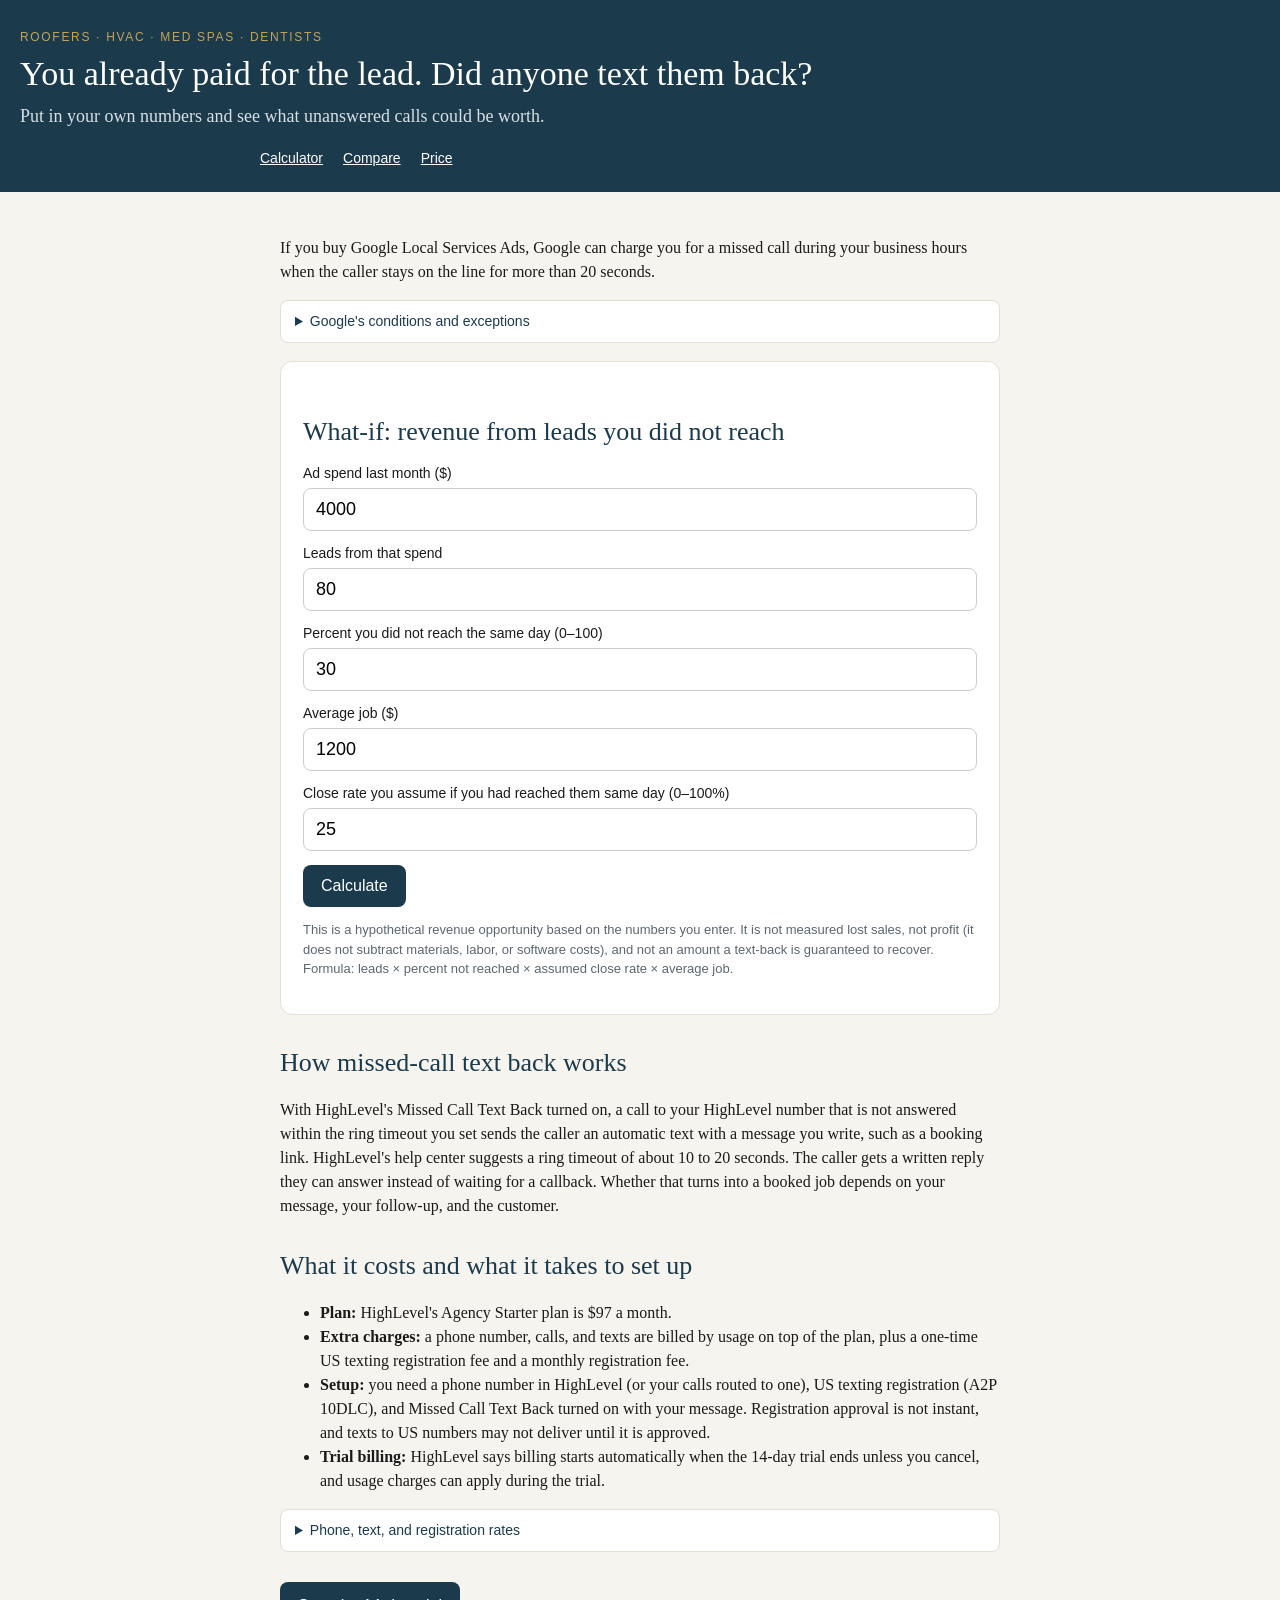
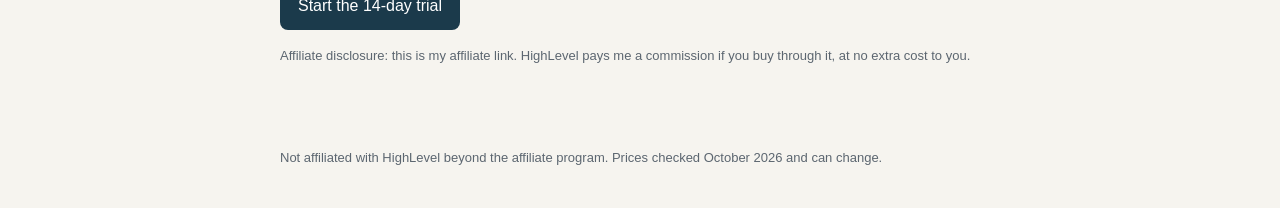
<file: index.html>
<!DOCTYPE html>
<html lang="en">
<head>
  <meta charset="UTF-8" />
  <meta name="viewport" content="width=device-width, initial-scale=1" />
  <title>Missed-call cost calculator for contractors</title>
  <link rel="stylesheet" href="style.css" />
</head>
<body>
  <header>
    <p class="kicker">ROOFERS · HVAC · MED SPAS · DENTISTS</p>
    <h1>You already paid for the lead. Did anyone text them back?</h1>
    <p class="sub">Put in your own numbers and see what unanswered calls could be worth.</p>
    <nav>
      <a href="index.html">Calculator</a>
      <a href="compare.html">Compare</a>
      <a href="pricing.html">Price</a>
    </nav>
  </header>
  <main>
    <p>If you buy Google Local Services Ads, Google can charge you for a missed call during your business hours when the caller stays on the line for more than 20 seconds.</p>
    <details>
      <summary>Google's conditions and exceptions</summary>
      <p>Business hours are the hours in your Google Business Profile, and the call must also fall within your ad schedule if you set one. If your phone menu asks callers to press a key, the 20 seconds start after the key press, and callers who hang up without pressing a key are not charged. Calls that reach voicemail or an automated greeting during business hours are treated as connected and are charged after 20 seconds, whether or not the caller leaves a message. Follow-up calls with the same customer within 15 days are not charged again. Source: <a href="https://support.google.com/localservices/answer/7195435">Google Local Services Help, "How leads work"</a>.</p>
    </details>
    <div class="card">
      <h2>What-if: revenue from leads you did not reach</h2>
      <label for="spend">Ad spend last month ($)</label>
      <input id="spend" type="number" min="0" step="any" value="4000" />
      <label for="leads">Leads from that spend</label>
      <input id="leads" type="number" min="0" step="any" value="80" />
      <label for="miss">Percent you did not reach the same day (0–100)</label>
      <input id="miss" type="number" min="0" max="100" step="any" value="30" />
      <label for="job">Average job ($)</label>
      <input id="job" type="number" min="0" step="any" value="1200" />
      <label for="close">Close rate you assume if you had reached them same day (0–100%)</label>
      <input id="close" type="number" min="0" max="100" step="any" value="25" />
      <button type="button" onclick="calc()">Calculate</button>
      <div class="result" id="out"></div>
      <p class="note">This is a hypothetical revenue opportunity based on the numbers you enter. It is not measured lost sales, not profit (it does not subtract materials, labor, or software costs), and not an amount a text-back is guaranteed to recover. Formula: leads × percent not reached × assumed close rate × average job.</p>
    </div>
    <h2>How missed-call text back works</h2>
    <p>With HighLevel's Missed Call Text Back turned on, a call to your HighLevel number that is not answered within the ring timeout you set sends the caller an automatic text with a message you write, such as a booking link. HighLevel's help center suggests a ring timeout of about 10 to 20 seconds. The caller gets a written reply they can answer instead of waiting for a callback. Whether that turns into a booked job depends on your message, your follow-up, and the customer.</p>
    <h2>What it costs and what it takes to set up</h2>
    <ul>
      <li><strong>Plan:</strong> HighLevel's Agency Starter plan is $97 a month.</li>
      <li><strong>Extra charges:</strong> a phone number, calls, and texts are billed by usage on top of the plan, plus a one-time US texting registration fee and a monthly registration fee.</li>
      <li><strong>Setup:</strong> you need a phone number in HighLevel (or your calls routed to one), US texting registration (A2P 10DLC), and Missed Call Text Back turned on with your message. Registration approval is not instant, and texts to US numbers may not deliver until it is approved.</li>
      <li><strong>Trial billing:</strong> HighLevel says billing starts automatically when the 14-day trial ends unless you cancel, and usage charges can apply during the trial.</li>
    </ul>
    <details>
      <summary>Phone, text, and registration rates</summary>
      <ul>
        <li>US local number: $1.15 a month.</li>
        <li>US texts: $0.00747 per segment, sent or received, plus carrier fees.</li>
        <li>Calls: $0.0166 per minute outbound, $0.01165 per minute inbound.</li>
        <li>A2P 10DLC registration: $22.50 one-time for sole proprietor and low-volume standard brands, plus a monthly campaign fee of $1.50 to $10 depending on the campaign type.</li>
      </ul>
      <p>Rates as listed by HighLevel in September 2026 and subject to change. Sources: <a href="https://help.gohighlevel.com/en/support/solutions/articles/48001223556">HighLevel, "LC Phone Pricing &amp; Billing Guide"</a>; <a href="https://help.gohighlevel.com/support/solutions/articles/155000005200-a2p-10dlc-messaging-fees-registration-monthly-and-carrier-costs">HighLevel, "A2P 10DLC Messaging Fees"</a>.</p>
    </details>
    <p><a class="cta" href="https://www.gohighlevel.com/pricing?fp_ref=jeremy-ae86db">Start the 14-day trial</a></p>
    <p class="note">Affiliate disclosure: this is my affiliate link. HighLevel pays me a commission if you buy through it, at no extra cost to you.</p>
  </main>
  <footer>Not affiliated with HighLevel beyond the affiliate program. Prices checked October 2026 and can change.</footer>
  <script>
    function readNonNegative(id) {
      const raw = String(document.getElementById(id).value).trim();
      const v = Number(raw);
      return raw !== '' && Number.isFinite(v) && v >= 0 ? v : null;
    }
    function calc() {
      const el = document.getElementById('out');
      const spend = readNonNegative('spend');
      const leads = readNonNegative('leads');
      const missRaw = readNonNegative('miss');
      const job = readNonNegative('job');
      const closeRaw = readNonNegative('close');
      el.style.display = 'block';
      if ([spend, leads, missRaw, job, closeRaw].some(v => v === null)) {
        el.textContent = 'Enter a number of 0 or more in every field.';
        return;
      }
      const miss = Math.min(missRaw, 100) / 100;
      const close = Math.min(closeRaw, 100) / 100;
      const jobs = leads * miss * close;
      const revenue = jobs * job;
      el.innerHTML = 'Hypothetical revenue opportunity: about <strong>$' + Math.round(revenue).toLocaleString() + '</strong>, or ' + jobs.toFixed(1) + ' jobs, if your assumptions hold. This is not measured lost sales and not profit. Ad spend entered: $' + Math.round(spend).toLocaleString() + '.';
    }
  </script>
</body>
</html>
</file>
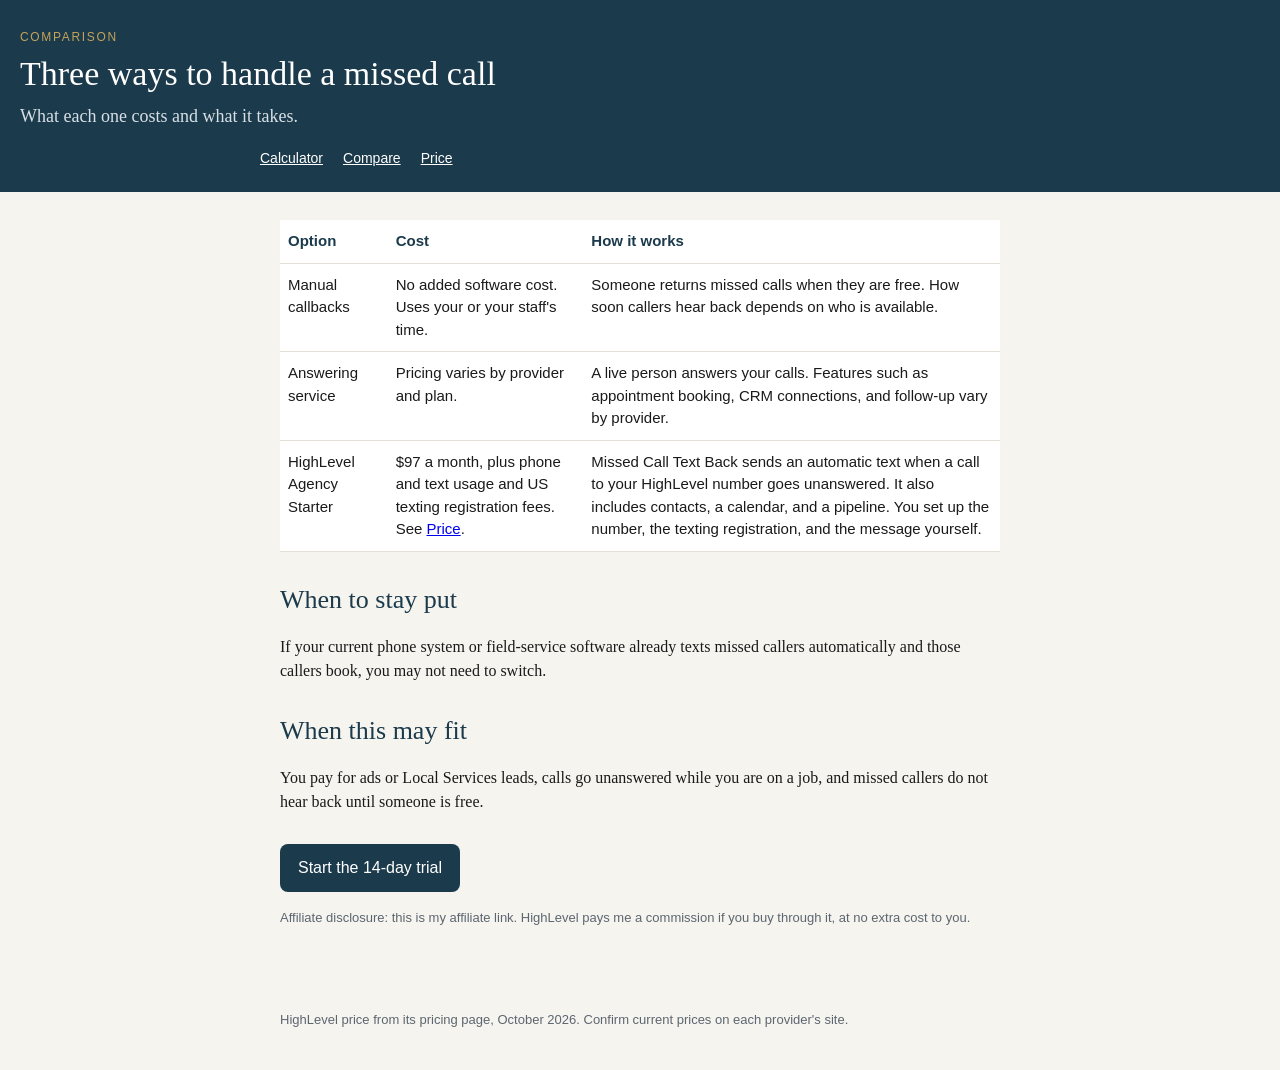
<file: compare.html>
<!DOCTYPE html>
<html lang="en">
<head>
  <meta charset="UTF-8" />
  <meta name="viewport" content="width=device-width, initial-scale=1" />
  <title>Manual callbacks vs an answering service vs HighLevel</title>
  <link rel="stylesheet" href="style.css" />
</head>
<body>
  <header>
    <p class="kicker">COMPARISON</p>
    <h1>Three ways to handle a missed call</h1>
    <p class="sub">What each one costs and what it takes.</p>
    <nav>
      <a href="index.html">Calculator</a>
      <a href="compare.html">Compare</a>
      <a href="pricing.html">Price</a>
    </nav>
  </header>
  <main>
    <table>
      <tr><th>Option</th><th>Cost</th><th>How it works</th></tr>
      <tr><td>Manual callbacks</td><td>No added software cost. Uses your or your staff's time.</td><td>Someone returns missed calls when they are free. How soon callers hear back depends on who is available.</td></tr>
      <tr><td>Answering service</td><td>Pricing varies by provider and plan.</td><td>A live person answers your calls. Features such as appointment booking, CRM connections, and follow-up vary by provider.</td></tr>
      <tr><td>HighLevel Agency Starter</td><td>$97 a month, plus phone and text usage and US texting registration fees. See <a href="pricing.html">Price</a>.</td><td>Missed Call Text Back sends an automatic text when a call to your HighLevel number goes unanswered. It also includes contacts, a calendar, and a pipeline. You set up the number, the texting registration, and the message yourself.</td></tr>
    </table>
    <h2>When to stay put</h2>
    <p>If your current phone system or field-service software already texts missed callers automatically and those callers book, you may not need to switch.</p>
    <h2>When this may fit</h2>
    <p>You pay for ads or Local Services leads, calls go unanswered while you are on a job, and missed callers do not hear back until someone is free.</p>
    <p><a class="cta" href="https://www.gohighlevel.com/pricing?fp_ref=jeremy-ae86db">Start the 14-day trial</a></p>
    <p class="note">Affiliate disclosure: this is my affiliate link. HighLevel pays me a commission if you buy through it, at no extra cost to you.</p>
  </main>
  <footer>HighLevel price from its pricing page, October 2026. Confirm current prices on each provider's site.</footer>
</body>
</html>
</file>
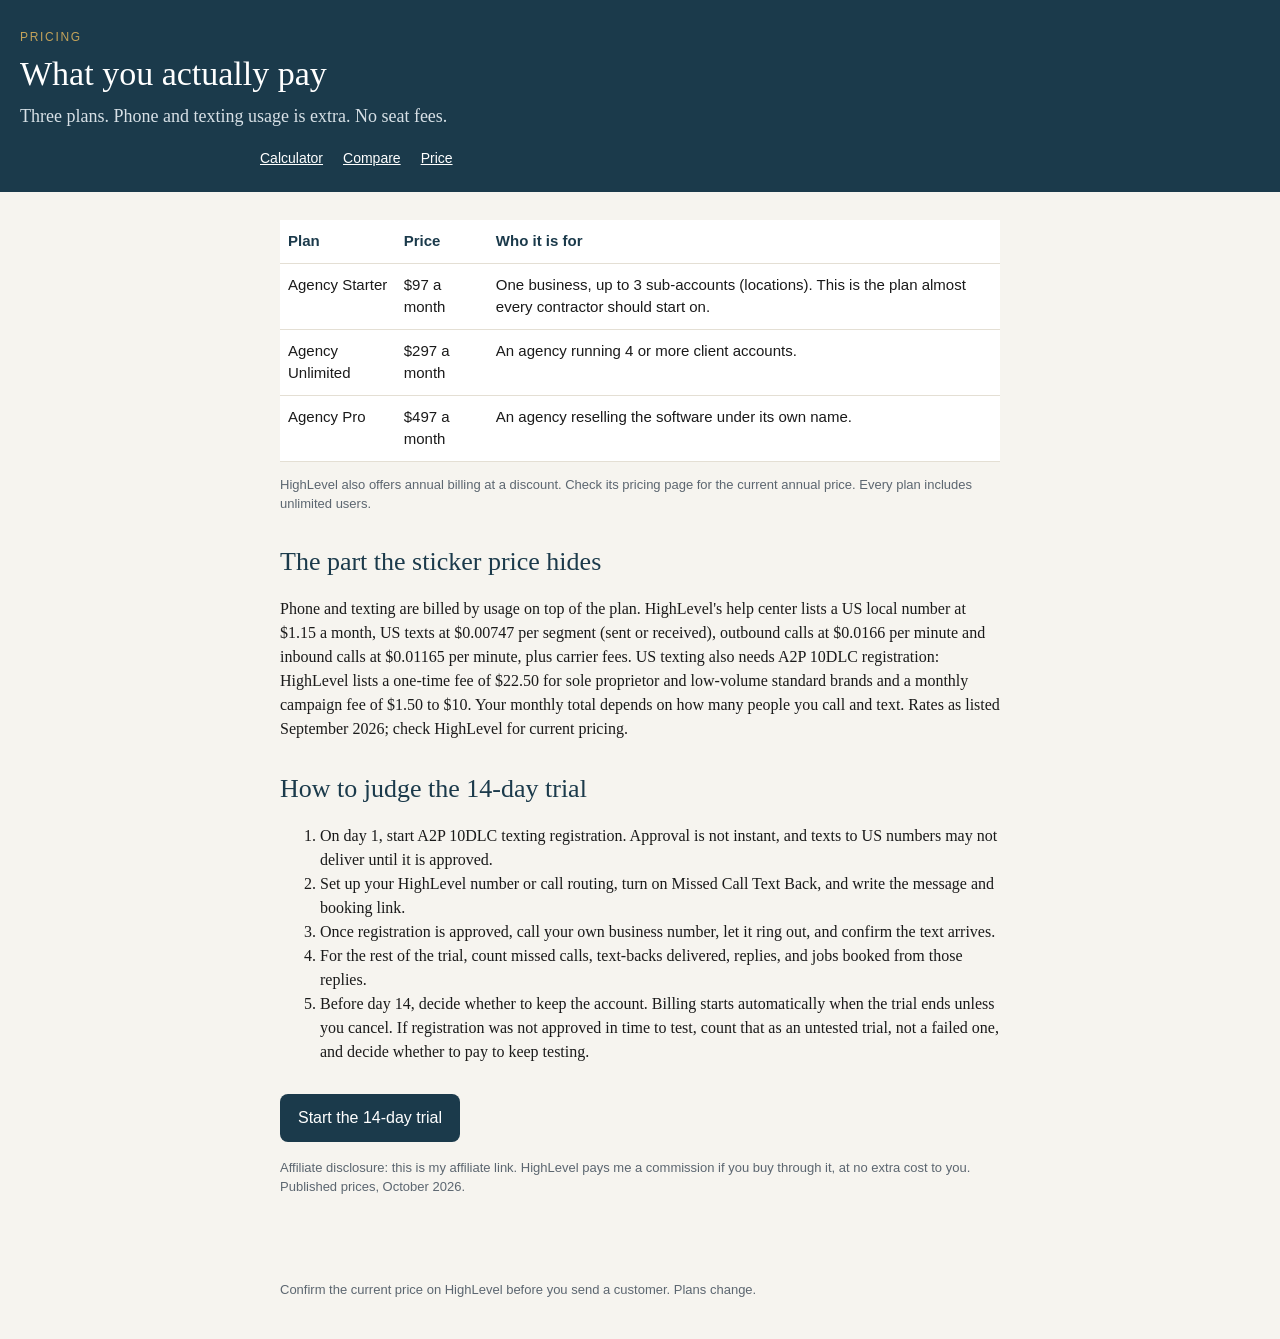
<file: pricing.html>
<!DOCTYPE html>
<html lang="en">
<head>
  <meta charset="UTF-8" />
  <meta name="viewport" content="width=device-width, initial-scale=1" />
  <title>HighLevel pricing in plain English</title>
  <link rel="stylesheet" href="style.css" />
</head>
<body>
  <header>
    <p class="kicker">PRICING</p>
    <h1>What you actually pay</h1>
    <p class="sub">Three plans. Phone and texting usage is extra. No seat fees.</p>
    <nav>
      <a href="index.html">Calculator</a>
      <a href="compare.html">Compare</a>
      <a href="pricing.html">Price</a>
    </nav>
  </header>
  <main>
    <table>
      <tr><th>Plan</th><th>Price</th><th>Who it is for</th></tr>
      <tr><td>Agency Starter</td><td>$97 a month</td><td>One business, up to 3 sub-accounts (locations). This is the plan almost every contractor should start on.</td></tr>
      <tr><td>Agency Unlimited</td><td>$297 a month</td><td>An agency running 4 or more client accounts.</td></tr>
      <tr><td>Agency Pro</td><td>$497 a month</td><td>An agency reselling the software under its own name.</td></tr>
    </table>
    <p class="note">HighLevel also offers annual billing at a discount. Check its pricing page for the current annual price. Every plan includes unlimited users.</p>
    <h2>The part the sticker price hides</h2>
    <p>Phone and texting are billed by usage on top of the plan. HighLevel's help center lists a US local number at $1.15 a month, US texts at $0.00747 per segment (sent or received), outbound calls at $0.0166 per minute and inbound calls at $0.01165 per minute, plus carrier fees. US texting also needs A2P 10DLC registration: HighLevel lists a one-time fee of $22.50 for sole proprietor and low-volume standard brands and a monthly campaign fee of $1.50 to $10. Your monthly total depends on how many people you call and text. Rates as listed September 2026; check HighLevel for current pricing.</p>
    <h2>How to judge the 14-day trial</h2>
    <ol>
      <li>On day 1, start A2P 10DLC texting registration. Approval is not instant, and texts to US numbers may not deliver until it is approved.</li>
      <li>Set up your HighLevel number or call routing, turn on Missed Call Text Back, and write the message and booking link.</li>
      <li>Once registration is approved, call your own business number, let it ring out, and confirm the text arrives.</li>
      <li>For the rest of the trial, count missed calls, text-backs delivered, replies, and jobs booked from those replies.</li>
      <li>Before day 14, decide whether to keep the account. Billing starts automatically when the trial ends unless you cancel. If registration was not approved in time to test, count that as an untested trial, not a failed one, and decide whether to pay to keep testing.</li>
    </ol>
    <p><a class="cta" href="https://www.gohighlevel.com/pricing?fp_ref=jeremy-ae86db">Start the 14-day trial</a></p>
    <p class="note">Affiliate disclosure: this is my affiliate link. HighLevel pays me a commission if you buy through it, at no extra cost to you. Published prices, October 2026.</p>
  </main>
  <footer>Confirm the current price on HighLevel before you send a customer. Plans change.</footer>
</body>
</html>
</file>
<file: style.css>
:root { --ink:#1a1a1a; --navy:#1b3a4b; --gold:#c4a35a; --bg:#f6f4ef; --card:#fff; --line:#e4dfd4; --muted:#5c6670; }
* { box-sizing: border-box; }
body { margin:0; font-family: Georgia, "Times New Roman", serif; color:var(--ink); background:var(--bg); line-height:1.5; }
header { background:var(--navy); color:#fff; padding:28px 20px 22px; }
header p, main, footer, nav { max-width:760px; margin-left:auto; margin-right:auto; }
.kicker { letter-spacing:.14em; font-family: Arial, sans-serif; font-size:12px; color:var(--gold); margin:0 0 8px; }
h1 { font-size:34px; line-height:1.15; margin:0 0 10px; font-weight:normal; }
header .sub { color:#d7e0e6; margin:0 0 16px; font-size:18px; }
nav a { color:#fff; font-family:Arial, sans-serif; font-size:14px; margin-right:16px; }
main { max-width:760px; padding:28px 20px 60px; }
.card { background:var(--card); border:1px solid var(--line); border-radius:12px; padding:22px; margin:18px 0; }
h2 { font-size:26px; color:var(--navy); font-weight:normal; margin:28px 0 10px; }
label { display:block; font-family:Arial, sans-serif; font-size:14px; margin:12px 0 4px; }
input { width:100%; font-size:18px; padding:10px 12px; border:1px solid #ccc; border-radius:8px; }
button, a.cta { background:var(--navy); color:#fff; border:0; border-radius:8px; padding:12px 18px; font-size:16px; cursor:pointer; margin-top:14px; display:inline-block; text-decoration:none; font-family:Arial, sans-serif; }
.result { display:none; background:#f3efe4; border-left:4px solid var(--gold); padding:14px 16px; margin-top:14px; }
.result strong { font-size:28px; color:var(--navy); }
table { width:100%; border-collapse:collapse; font-family:Arial, sans-serif; font-size:15px; background:#fff; }
th, td { text-align:left; padding:10px 8px; border-bottom:1px solid var(--line); vertical-align:top; }
th { color:var(--navy); }
.note, footer { font-family:Arial, sans-serif; font-size:13px; color:var(--muted); }
footer { padding:10px 20px 40px; max-width:760px; }
details { margin:12px 0; border:1px solid var(--line); border-radius:8px; background:var(--card); padding:10px 14px; }
summary { cursor:pointer; font-family:Arial, sans-serif; font-size:14px; color:var(--navy); }
details[open] summary { margin-bottom:8px; }
</file>
